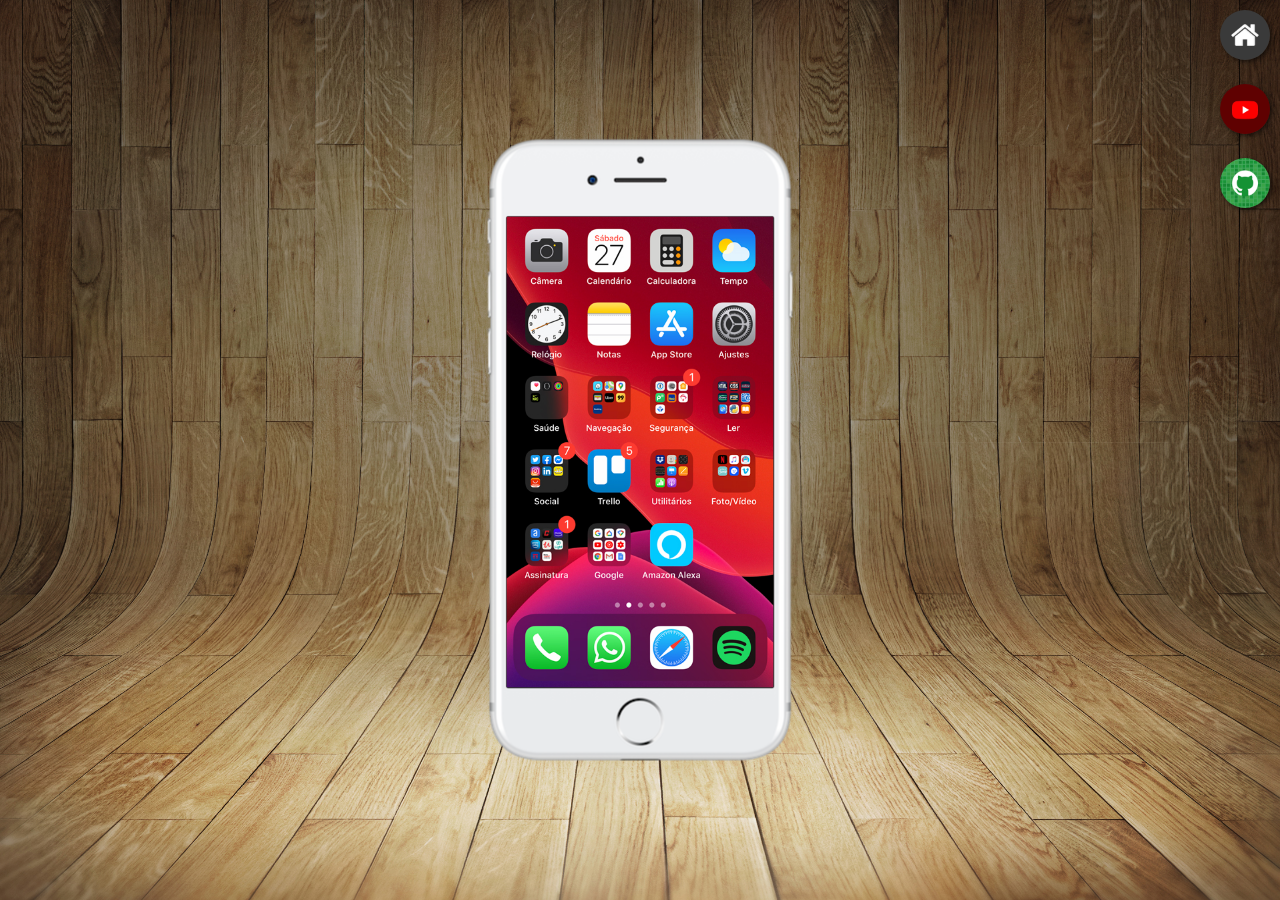
<file: index.html>
<!DOCTYPE html>
<html lang="pt-br">
<head>
    <meta charset="UTF-8">
    <meta name="viewport" content="width=device-width, initial-scale=1.0">
    <link rel="shortcut icon" href="favicon.ico" type="image/x-icon">
    <link rel="stylesheet" href="estilos/style.css">
    <title>Projeto Redes Sociais</title>
</head>
<body>
    <main>
        <!-- Seção geral que agrupa todo o projeto -->
        <section id="projeto">
            <!-- Caixa visual do telefone (agora uma div correta) -->
            <div id="telefone">
                <iframe src="home.html" name="tela" id="tela" frameborder="0"></iframe>
            </div>

            <!-- Menu de navegação das redes sociais -->
            <nav id="redes-sociais">
                <a href="home.html" target="tela"><img src="imagens/logo-home.jpg" alt="home"></a>
                <a href="youtube.html" target="tela"><img src="imagens/logo-youtube.jpg" alt="youtube"></a>
                <a href="github.html" target="tela"><img src="imagens/logo-github.jpg" alt="github"></a>
            </nav>
        </section>
    </main>
</body>
</html>
</file>
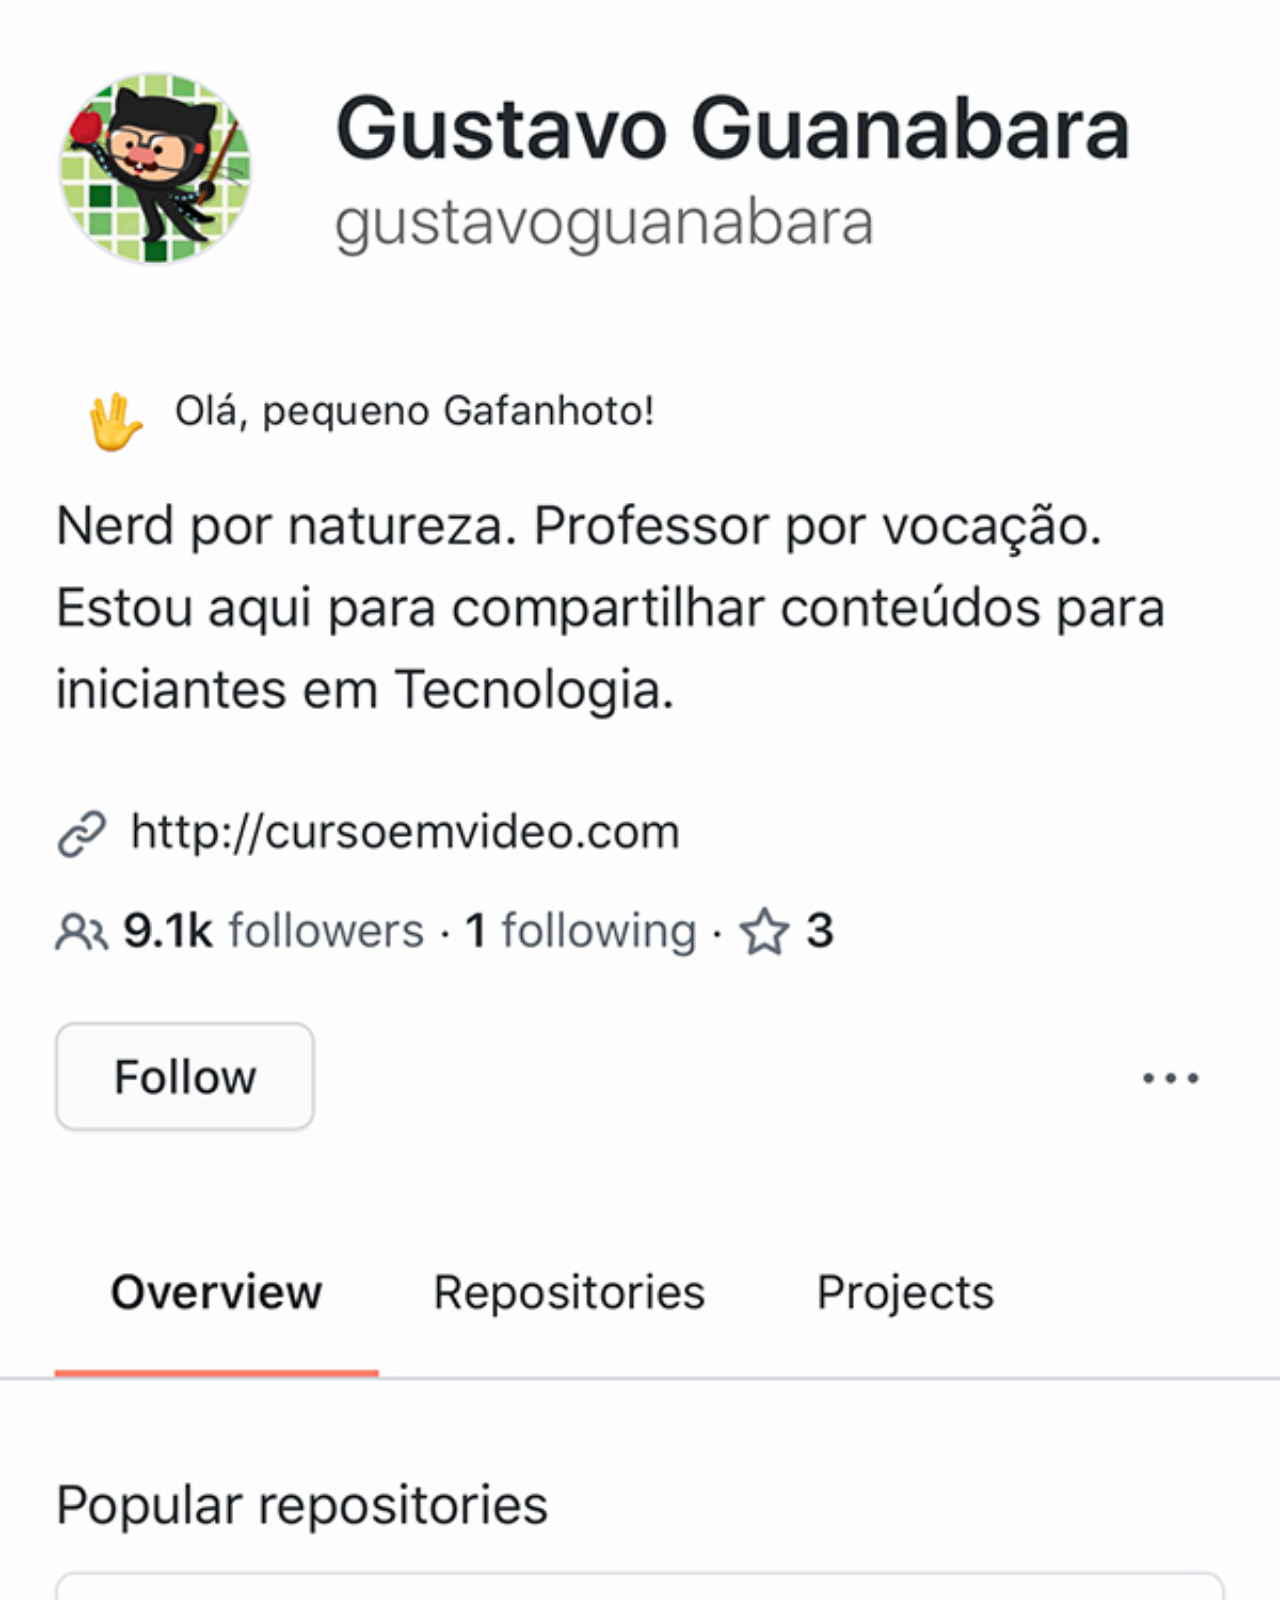
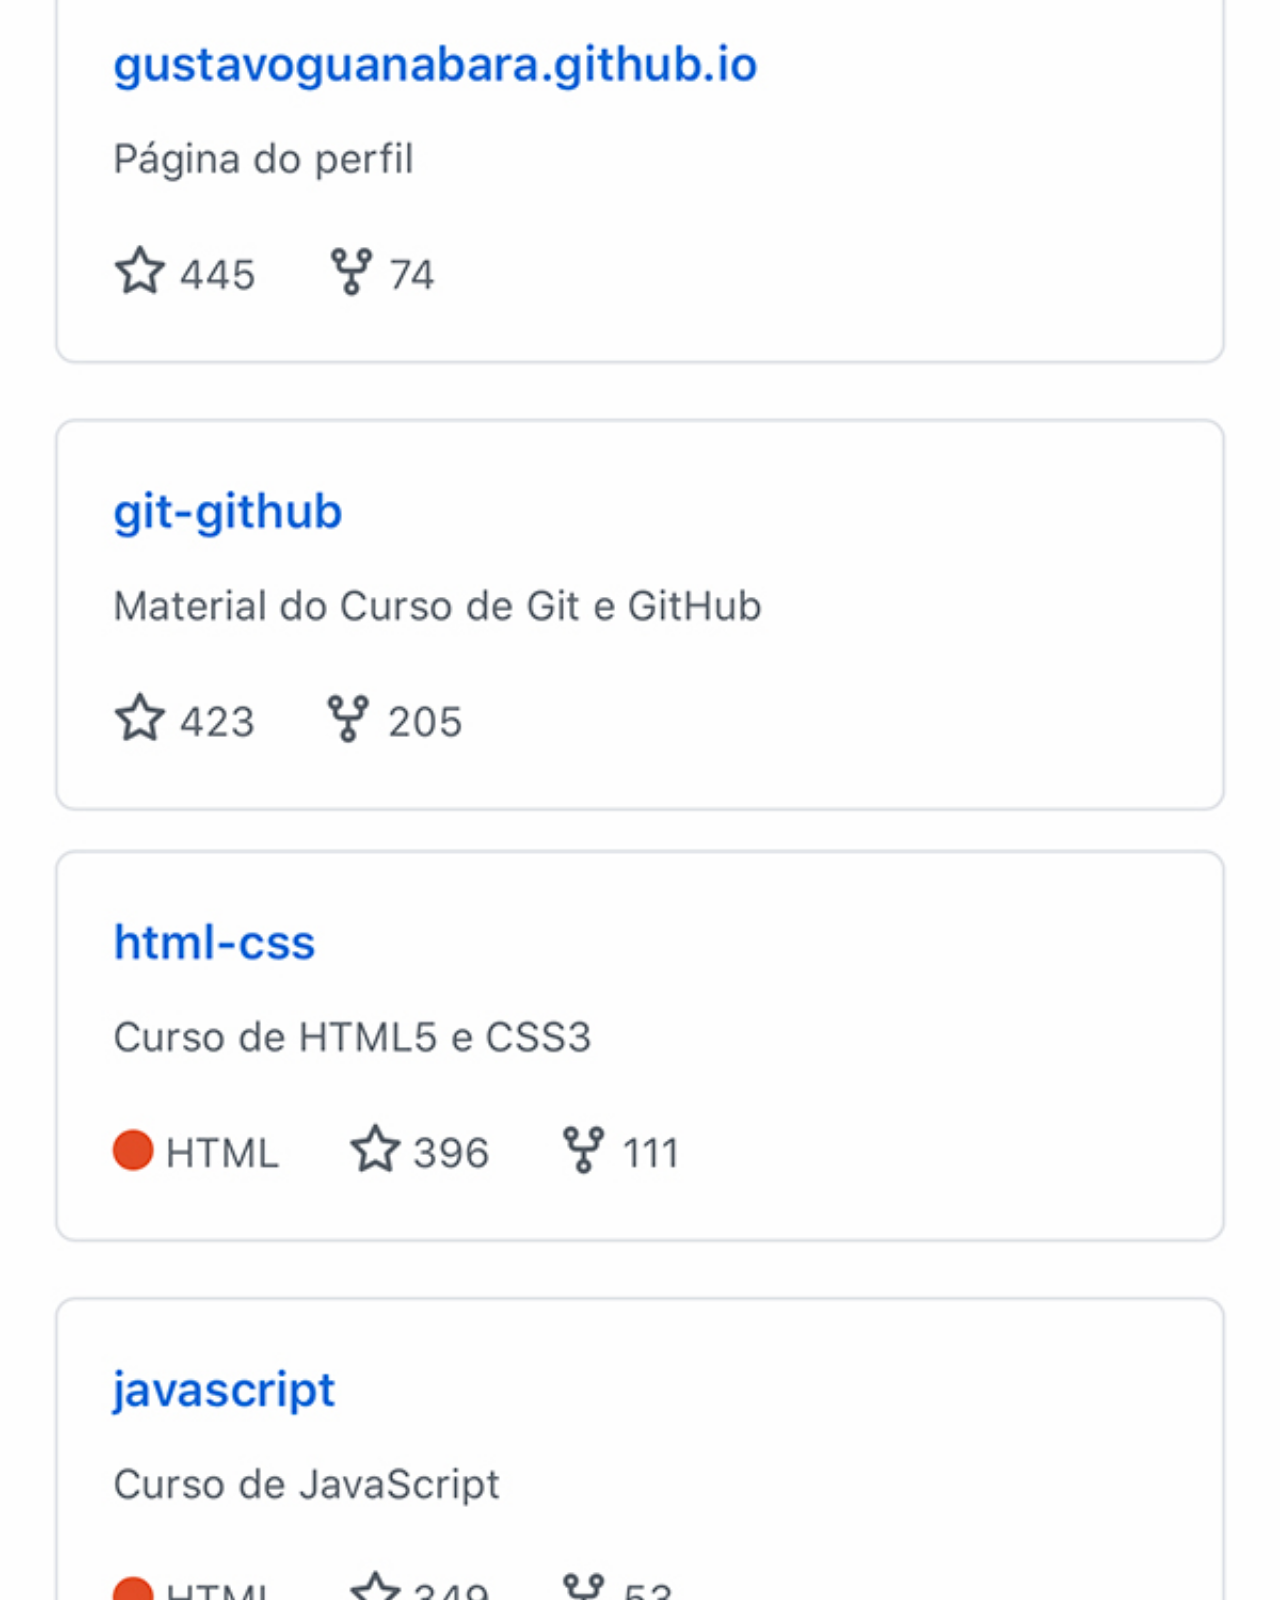
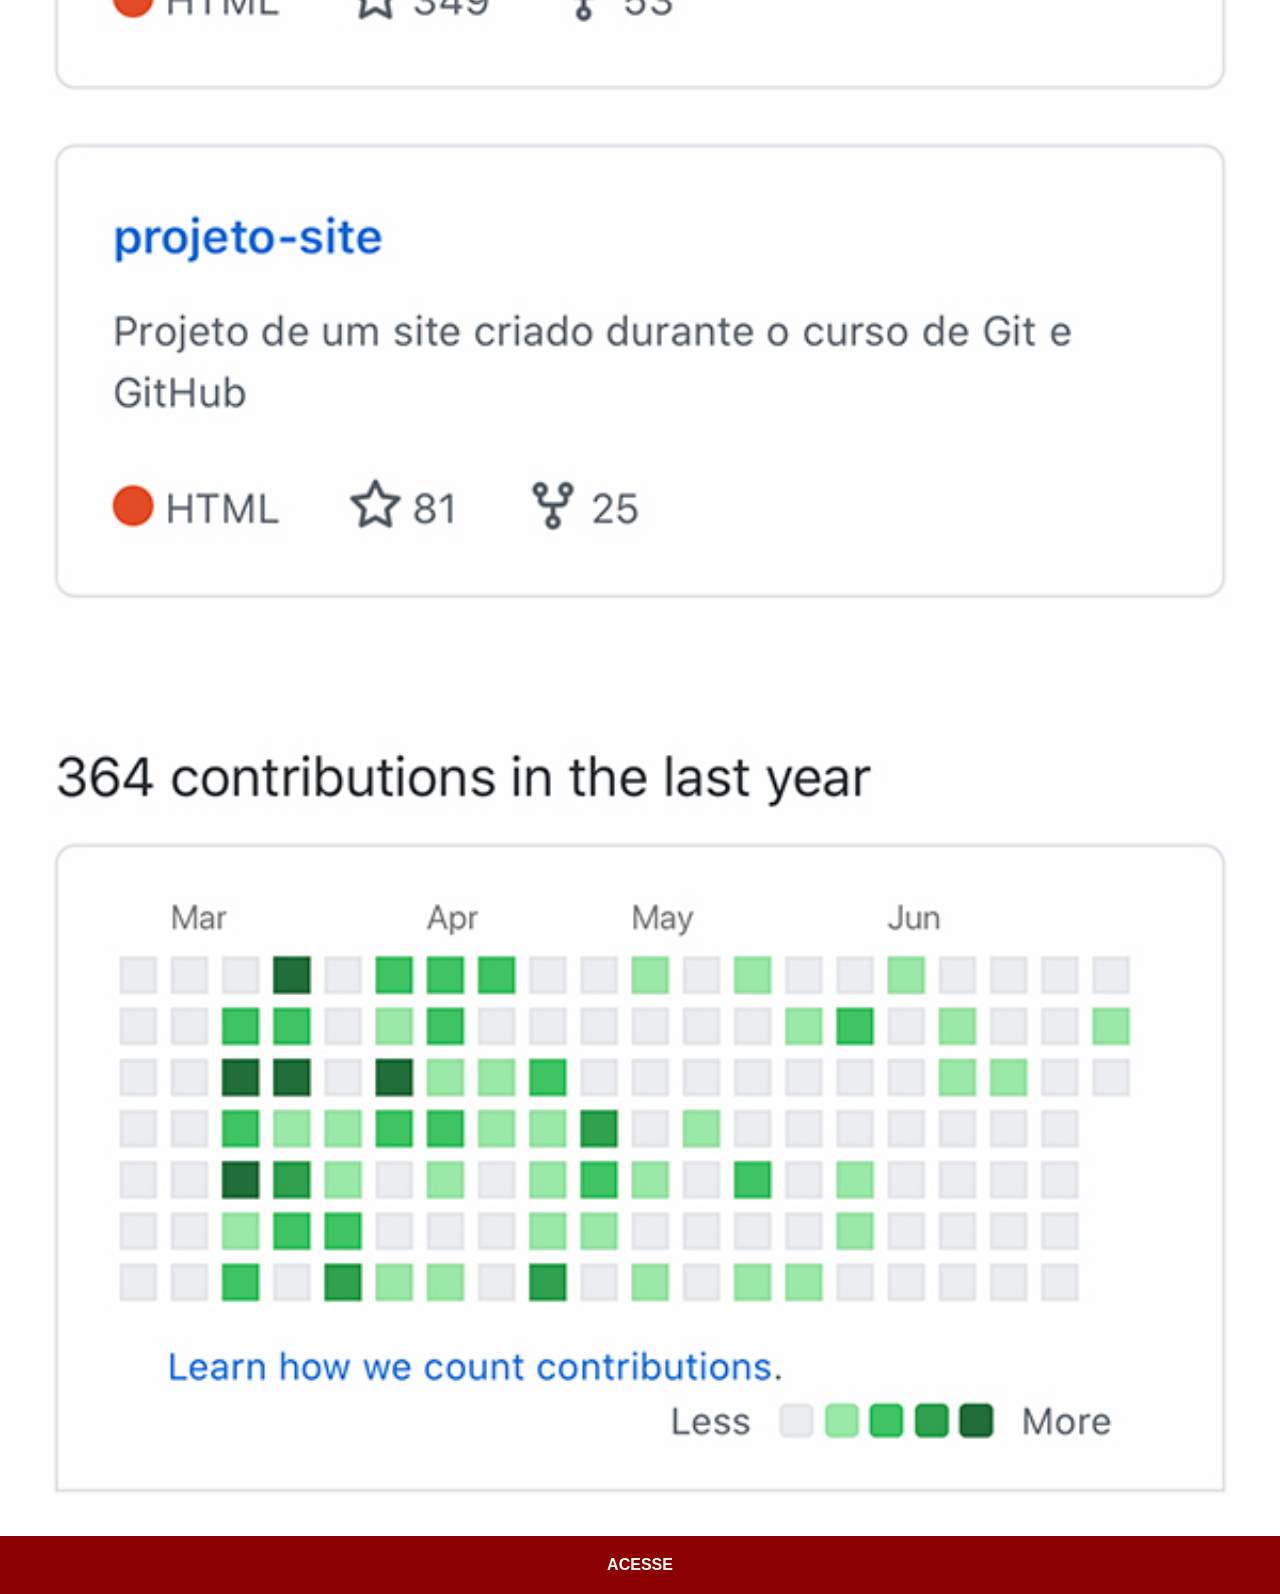
<file: github.html>
<!DOCTYPE html>
<html lang="pt-br">
<head>
    <meta charset="UTF-8">
    <meta name="viewport" content="width=device-width, initial-scale=1.0">
    <title>Github</title>
    <link rel="stylesheet" href="estilos/social.css">
</head>
<body>
    <img src="imagens/tela-github.jpg" alt="Github">
    <a href="https://github.com/weslleyhcm" target="_blank">ACESSE</a> 
</body>
</html>
</file>
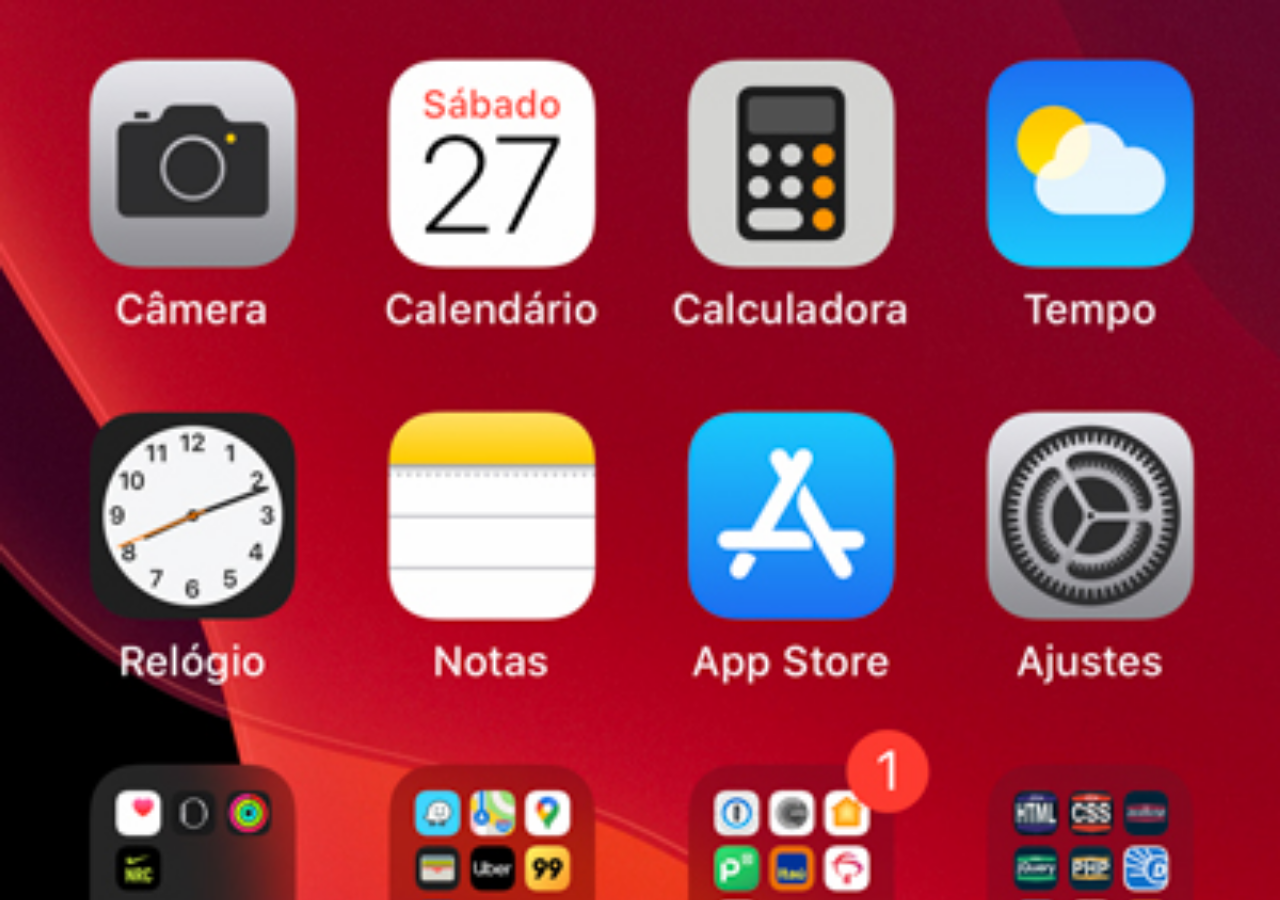
<file: home.html>
<!DOCTYPE html>
<html lang="pt-br">
<head>
    <meta charset="UTF-8">
    <meta name="viewport" content="width=device-width, initial-scale=1.0">
    <title>home</title>
    <style>

        * {
            margin: 0px;
            padding: 0px;
        }

        body {
            width: 100vw;
            height: 100vh;
            background: black url('imagens/tela-home.jpg') no-repeat top center;
            background-size: cover;
        }
    </style>
</head>
<body>
    
</body>
</html>
</file>
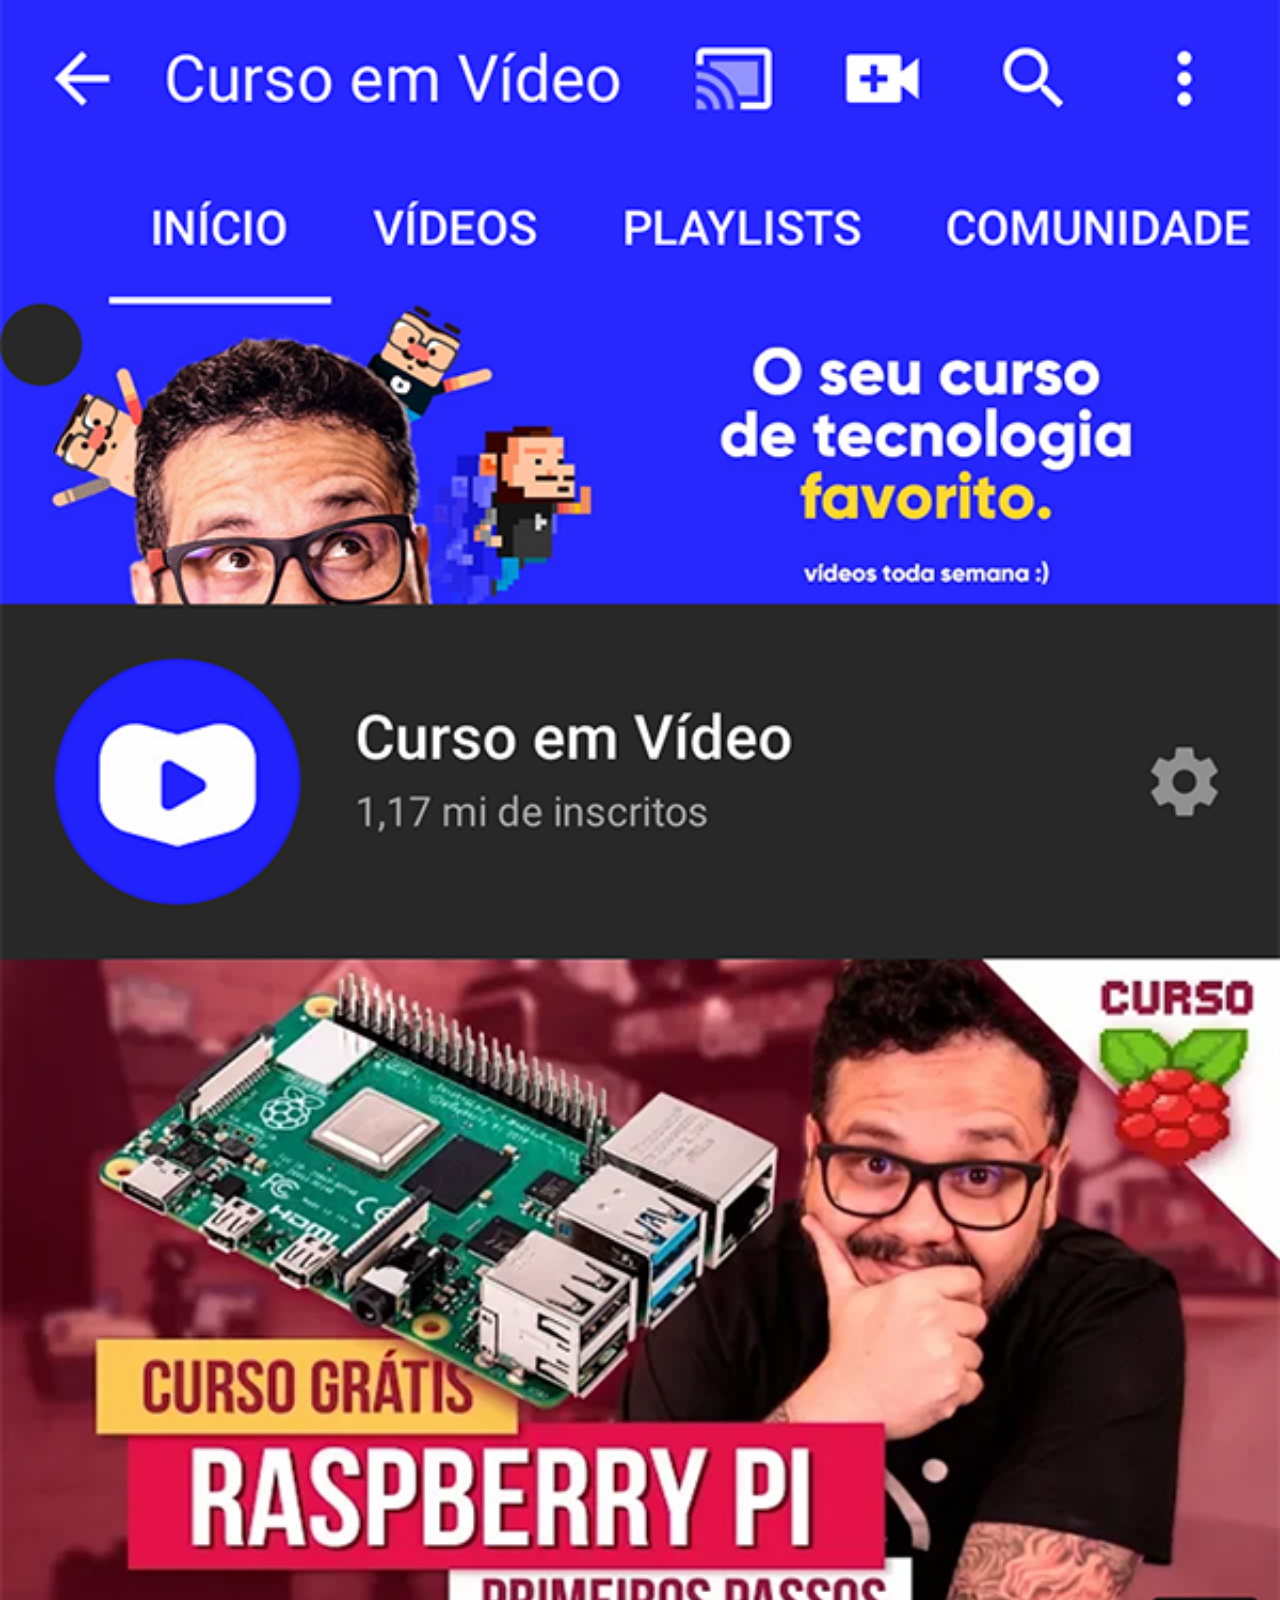
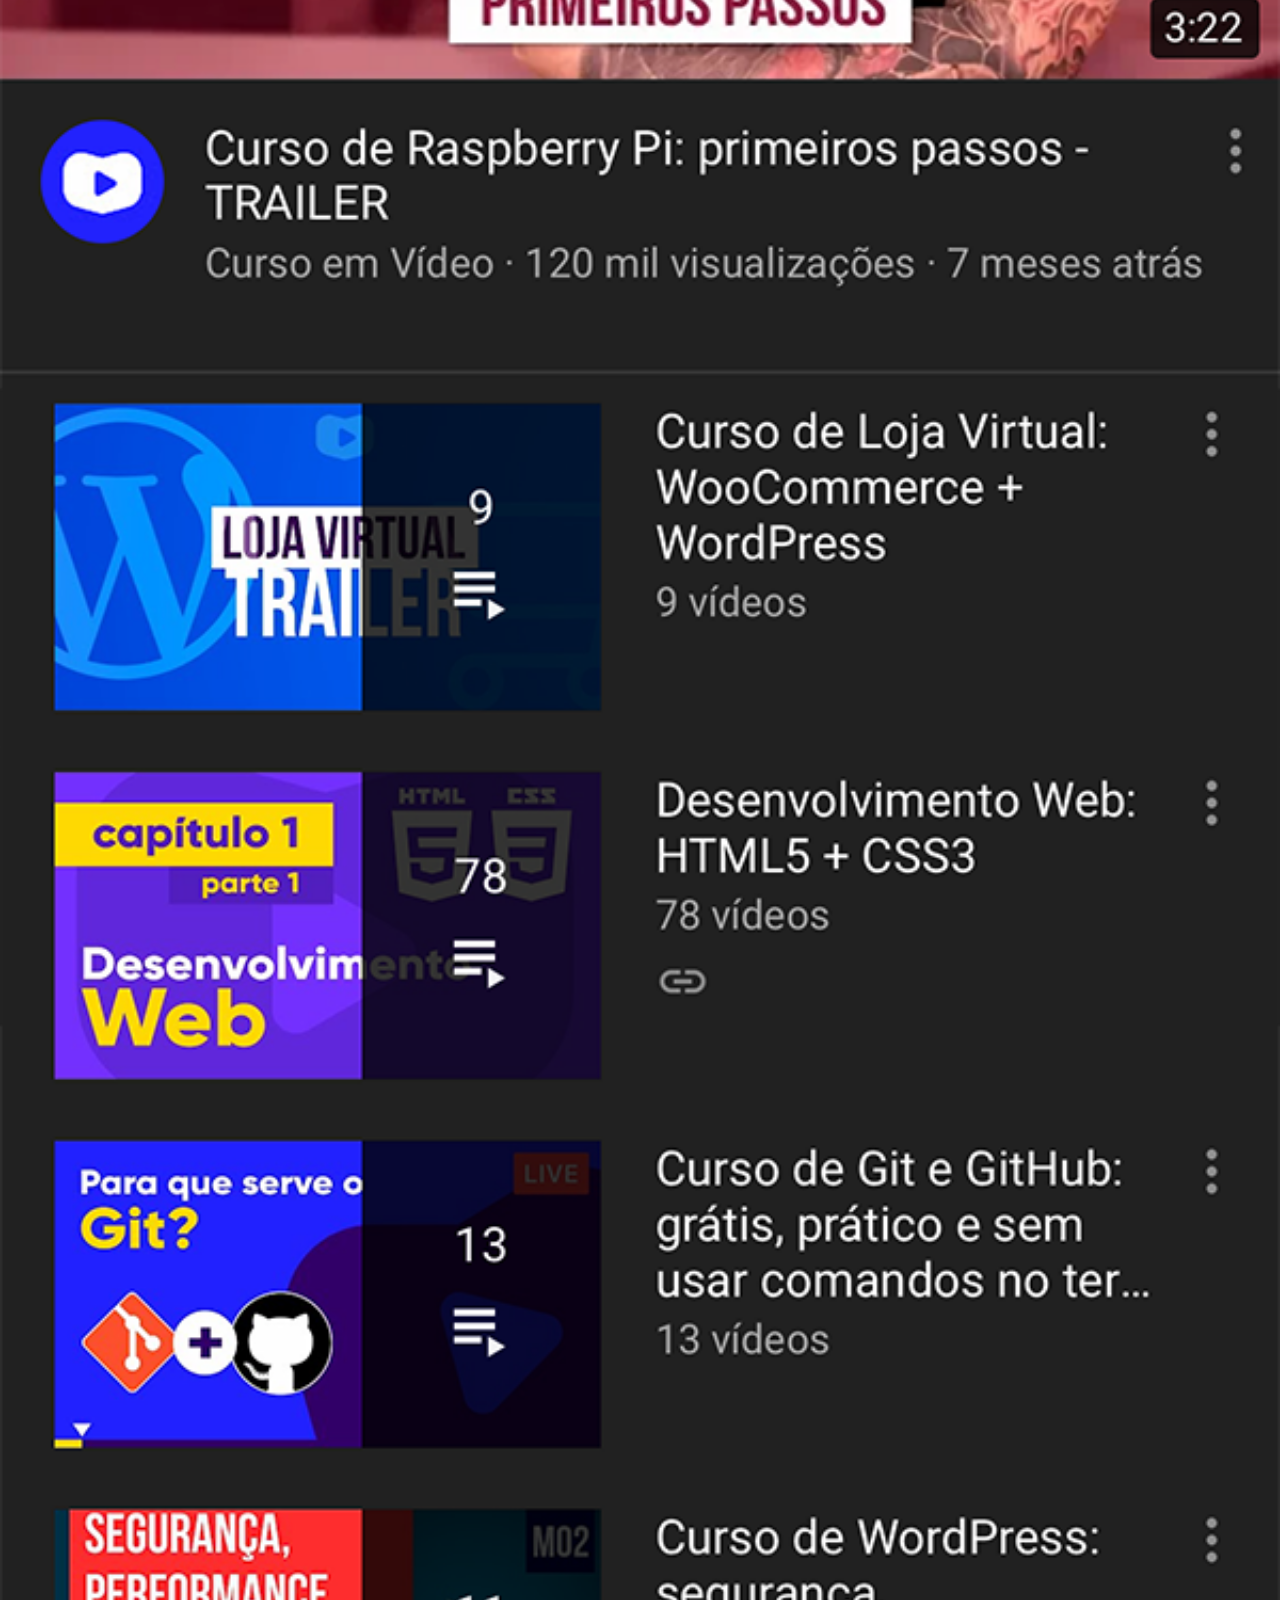
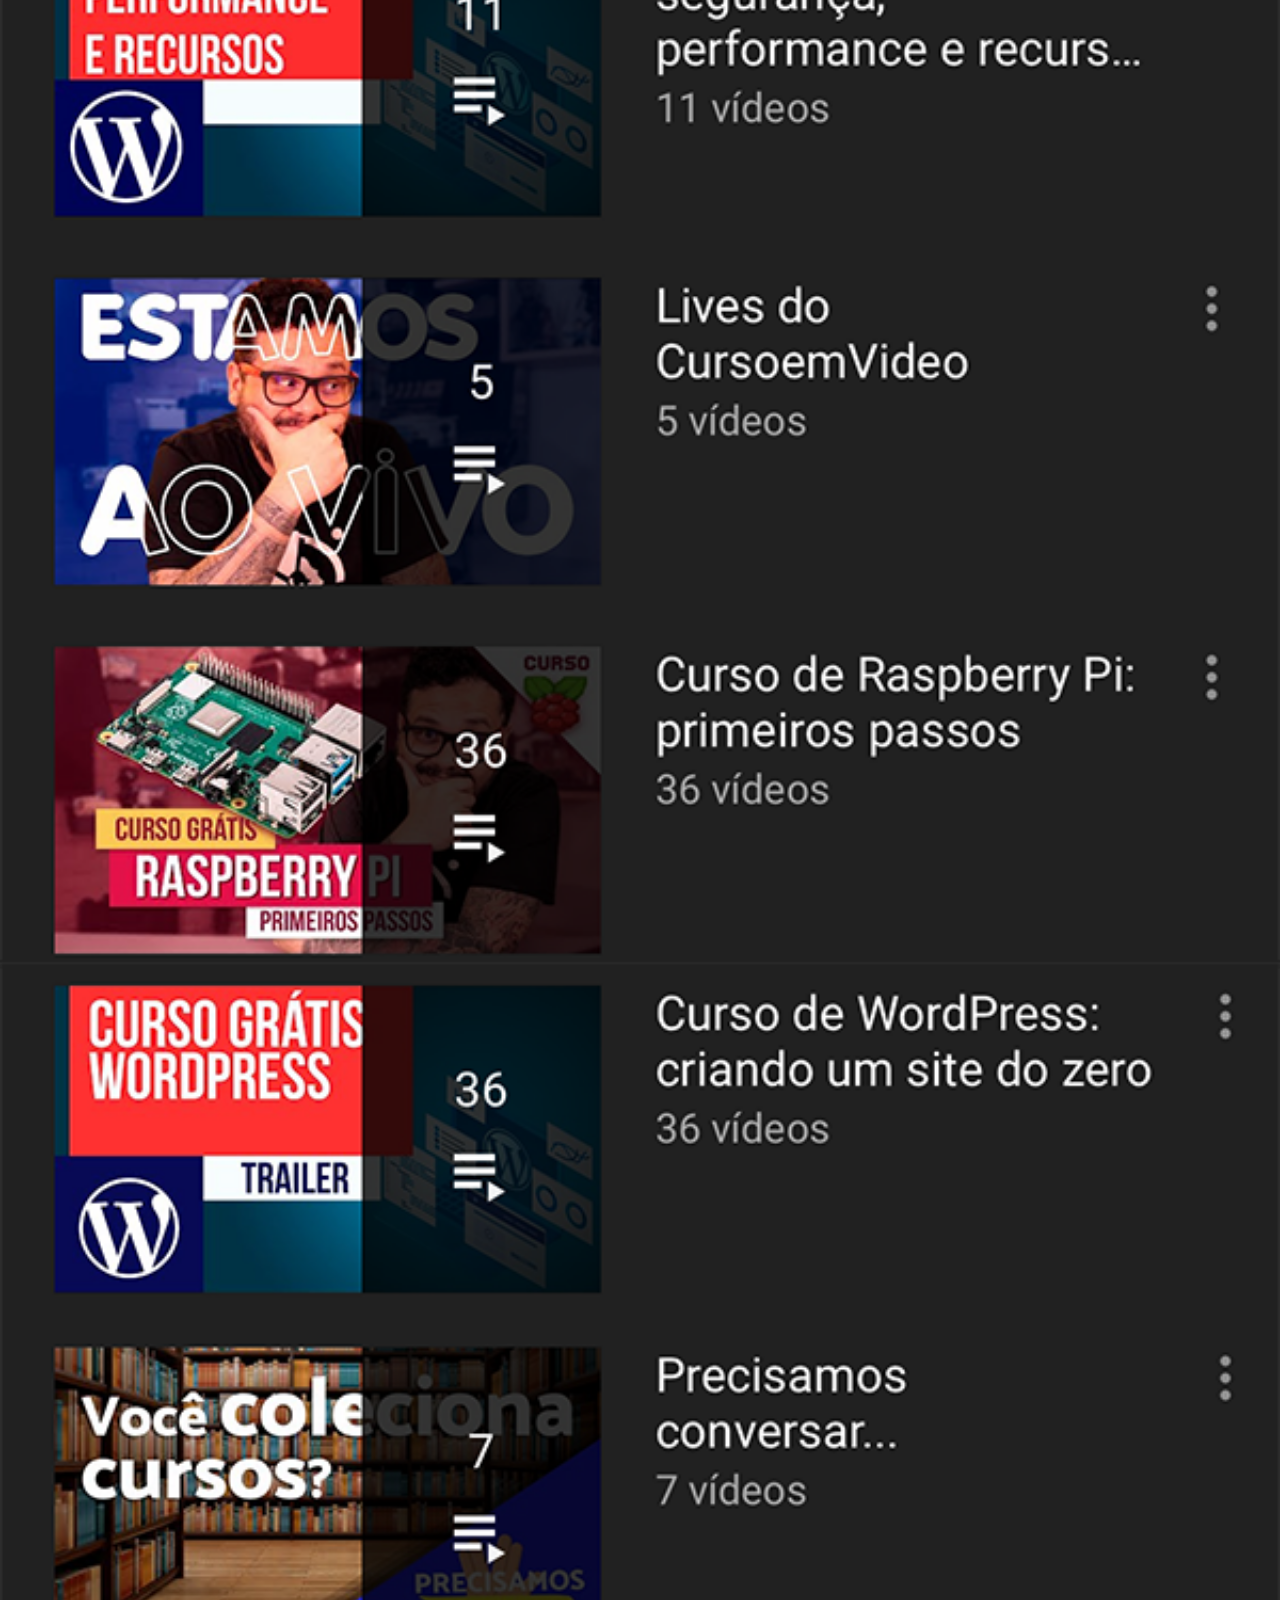
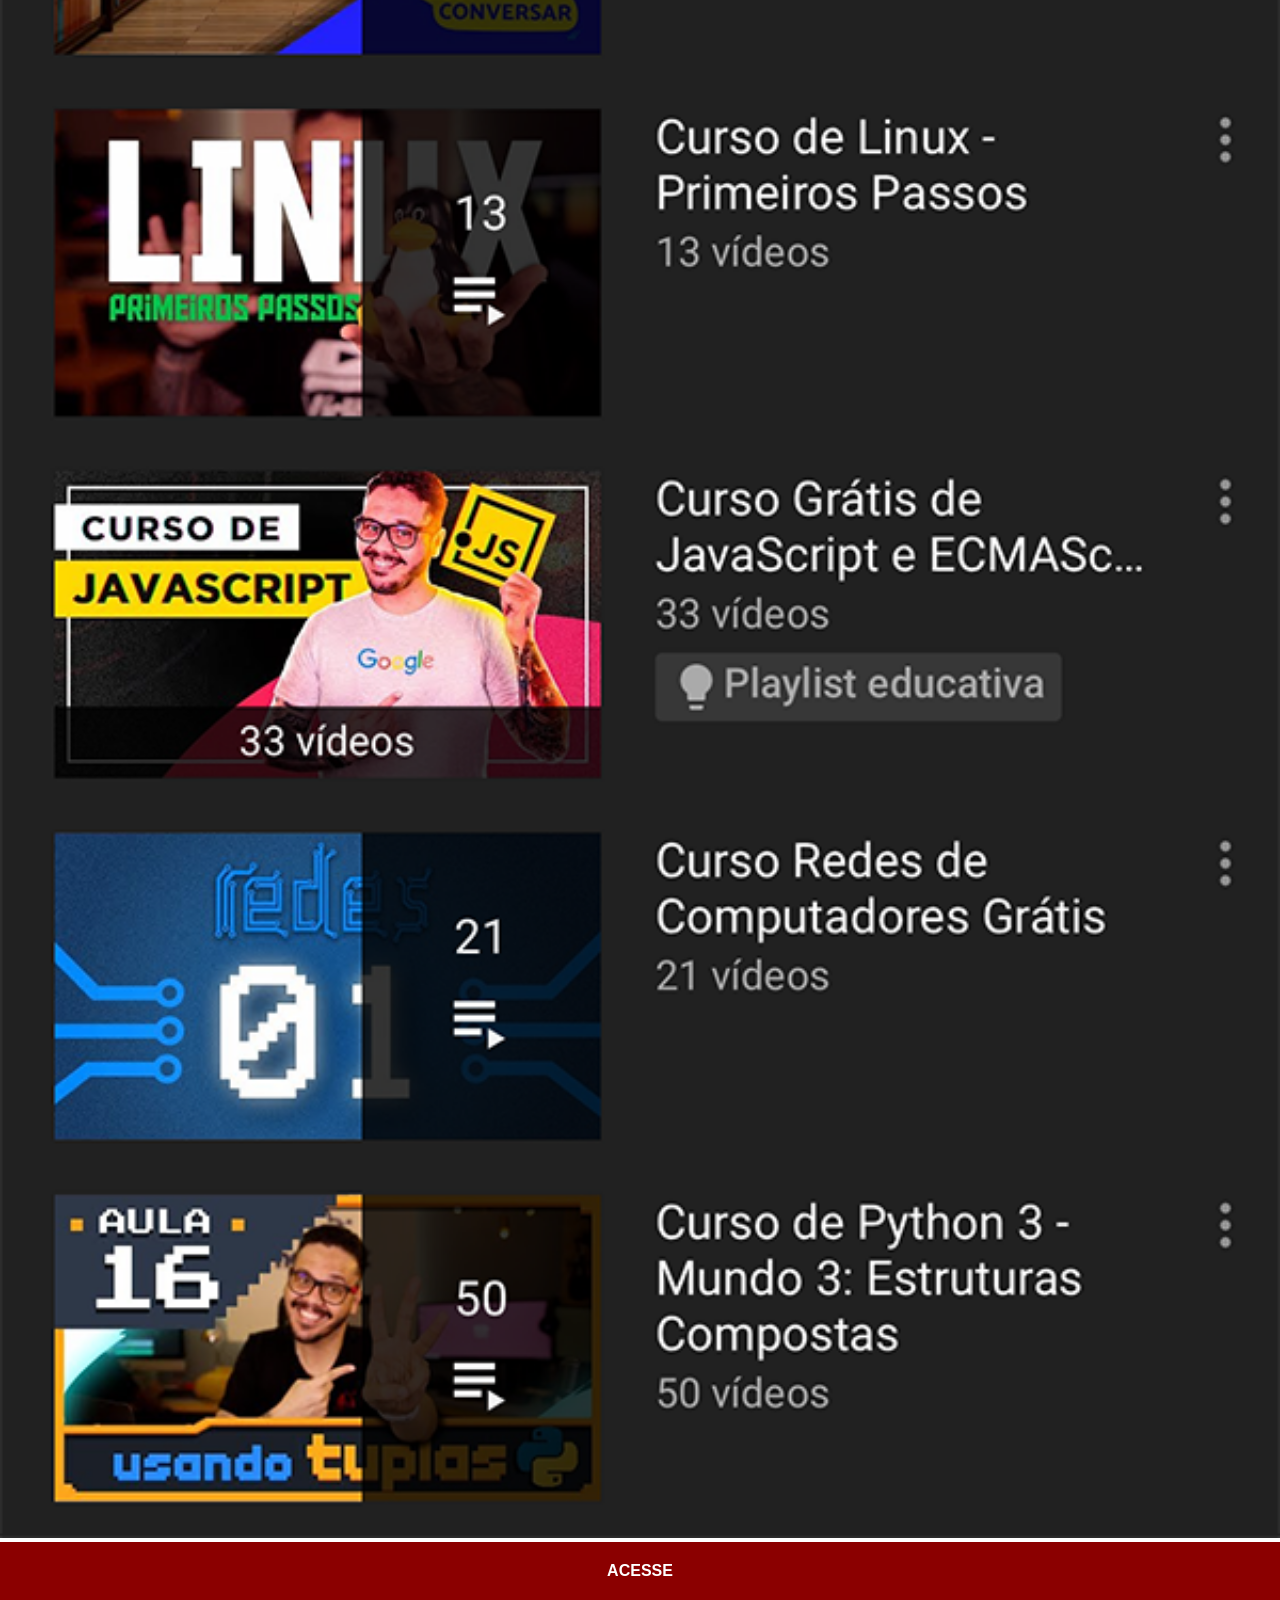
<file: youtube.html>
<!DOCTYPE html>
<html lang="pt-br">
<head>
    <meta charset="UTF-8">
    <meta name="viewport" content="width=device-width, initial-scale=1.0">
    <title>Youtube</title>
    <link rel="stylesheet" href="estilos/social.css">
</head>
<body>
    <img src="imagens/tela-youtube.png" alt="Youtube">
    <a href="https://www.youtube.com/" target="_blank">ACESSE</a>
</body>
</html>
</file>
<file: estilos/style.css>
@charset "UTF-8";

* {
    margin: 0px;
    padding: 0px;
    font-family: Arial, Helvetica, sans-serif;
}

html, body {
    height: 100vh;
    width: 100vw;
    background-color: black;
}

body {
    background: url(../imagens/fundo-madeira.jpg) no-repeat top center;
    background-size: cover;
    background-attachment: fixed;
}

main {
    position: relative;
    height: 100vh;
}

div#telefone {
    position: absolute;
    top: 50%;
    left: 50%;
    transform: translate(-50%, -50%);
    height: 627px;
    width: 311px;
    background-color: aqua;
    background: url('../imagens/frame-iphone.png') no-repeat;
}

nav#redes-sociais {
    text-align: right;
}

nav#redes-sociais img {

    width: 50px;
    height: 50px;
    margin: 10px;
    border-radius: 50%;
    box-shadow: 2px 2px 4px rgba(0, 0, 0, 0.564);
    box-sizing: border-box;
    
}

nav#redes-sociais img:hover {
    border: 2px solid aliceblue;
    transform: translate(-2px, -2px);
    box-shadow: 4px 4px 10px rgba(0, 0, 0, 0.814);
    transition: transform .3s, border .5s;
}

nav#redes-sociais {
    text-align: right;
    display: flex;                 /* Ativa o Flexbox */
    flex-direction: column;        /* Empilha os itens um abaixo do outro */
    align-items: flex-end;         /* Joga todos para o canto direito */
}

iframe#tela {
    position: relative;
    top: 80px;
    left: 22px;
    width: 267px;
    height: 471px;

}
</file>
<file: estilos/social.css>
@charset "UTF-8";

* {
    margin: 0px;
    padding: 0px;
    font-family: Arial, Helvetica, sans-serif;
}

::-webkit-scrollbar {

    width: 0px;
    height: 0px;
}

img {
    width: 100vw;

}

a {
    display: block;
    background-color: darkred;
    color: white;
    padding: 20px;
    text-align: center;
    font-weight: bolder;
    text-decoration: none;
}

a:hover {
    background-color: red;
}
</file>
